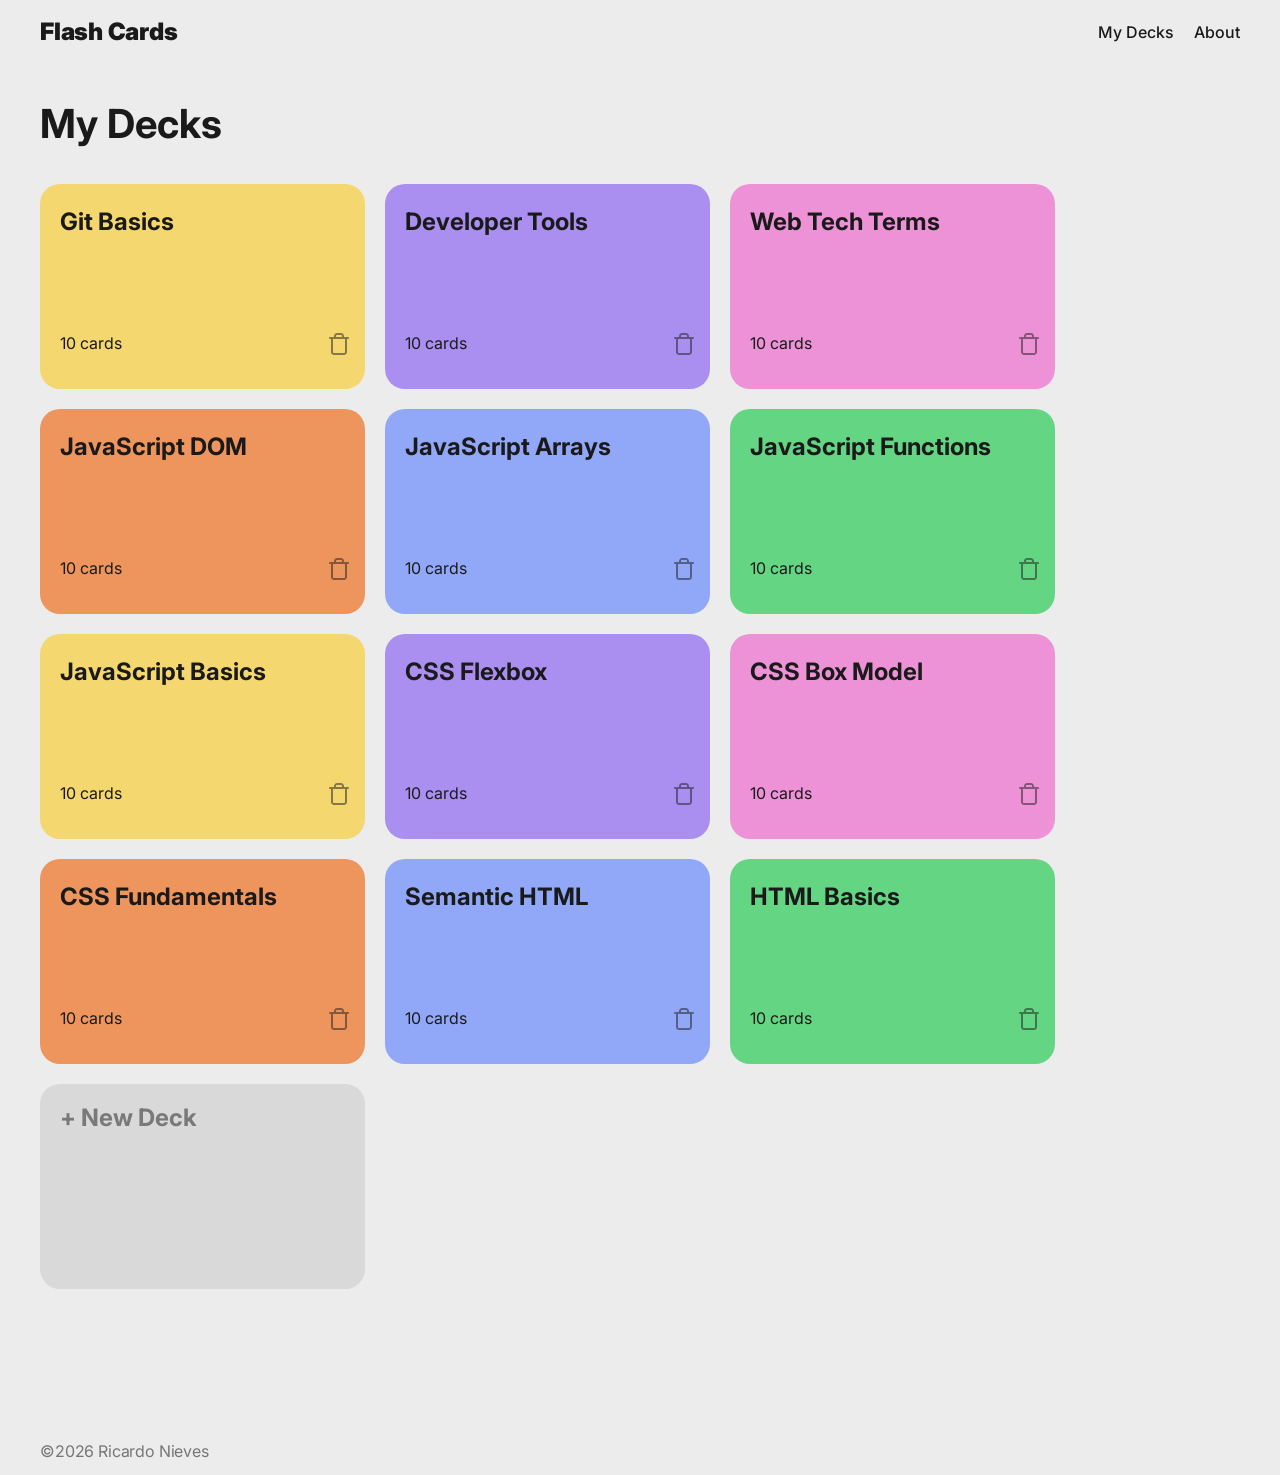
<file: index.html>
<!DOCTYPE html>
<html lang="en">
  <head>
    <meta charset="UTF-8" />
    <meta name="viewport" content="width=device-width, initial-scale=1.0" />
    <title>Coding in a Flash</title>
    <meta name="author" content="Ricardo Nieves" />
    <meta
      name="description"
      content="Coding in a Flash, is an app to help students master fundamental concepts."
    />
    <meta
      name="keywords"
      content="study aids, flashcards, learning materials, study notes, study cards, memory cards"
    />
    <link rel="icon" href="favicon.ico" type="image/x-icon" />
    <link rel="stylesheet" href="assets/vendor/normalize.css" />
    <link rel="stylesheet" href="assets/css/style.css" />
    <link
      href="https://fonts.googleapis.com/css2?family=Inter:wght@100..900&display=swap"
      rel="stylesheet"
    />
  </head>
  <body class="page">
    <header class="header">
      <h1 class="header__title">
        <a class="header__link" href="#home">Flash Cards</a>
      </h1>
      <nav class="nav">
        <ul class="nav__links">
          <li>
            <a class="nav__link" href="#home">My Decks</a>
          </li>
          <li>
            <a class="nav__link" href="#about">About</a>
          </li>
        </ul>
      </nav>
    </header>
    <main class="page__main-content">
      <section id="home" class="decks">
        <h2 class="decks__title">My Decks</h2>
        <div class="wrapping-row">
          <ul class="decks__list wrapping-row__display-contents"></ul>
          <template id="deck-template">
            <li class="deck deck_color_green">
              <a class="deck__link" href="#"></a>
              <h3 class="deck__title"></h3>
              <div class="deck__row">
                <p class="deck__count"></p>
                <button class="deck__delete-btn" type="button" aria-label="Delete this deck">
                 <img src="assets/images/delete.svg" alt="" />
                </button>
              </div>
            </li>
          </template>
          <button class="decks__new-decks-btn" type="button">+ New Deck</button>
        </div>
      </section>
      <section id="carousel" class="carousel">
        <h2 class="carousel__title">HTML Tags Deck &middot; 1/10</h2>
        <div class="carousel__card">
          <button class="carousel__btn carousel__btn_type_left carousel__btn_disabled" type="button" aria-label="Go to previous card in deck">
            <img src="assets/images/left.svg" alt=""/>
          </button>
          <p class="carousel__card-text">&lt;body&gt;&lt;/body&gt;</p>
          <button class="carousel__btn carousel__btn_type_right" type="button" aria-label="Go to next card in deck">
            <img src="assets/images/right.svg" alt=""/>
          </button>
          <button class="carousel__btn carousel__btn_type_flip" type="button" aria-label="Flip card in deck">
            <img src="assets/images/flip.svg" alt=""/>
          </button>
        </div>
      </section>
      <section id="about" class="hidden">
        <h2>About</h2>
      </section>
      <section id="not-found" class="view hidden">
        <h2>404 Not Found</h2>
        <p>The page you requested could not be found.</p>
      </section>
    </main>
    <footer class="footer">
      <p class="footer__text">&copy;2026 Ricardo Nieves</p>
    </footer>
    <script type="module" src="assets/js/index.js"></script>
  </body>
</html>
</file>
<file: assets/css/style.css>
.page {
    font-family: Inter, Arial, Helvetica, sans-serif;
    color: #1a1a1a;
    line-height: 1;
    background-color: #ececec;
    padding: 20px 40px 0px; 
    max-width: 1440px; 
    margin: 0 auto;
    display: flex; 
    flex-direction: column; 
    min-height: 100vh; 
    box-sizing: border-box; 
}

.page__main-content { 
    margin-top: 60px; 
    flex-grow: inherit;
    margin-bottom: 138px; 
}

.page__main-content_location_carousel {
    margin-top: 106px;
}

.header {
    display: flex;
    justify-content: space-between;
    align-items: center; 
}

.header__title {
    font-size: 24px; 
    display: flex; 
    list-style-type: none; 
    margin: 0; 
}

.header__link {
    font-weight: 900;
    font-size: 24px;
    letter-spacing: -0.24px; 
    text-decoration: none; 
    color: #1a1a1a; 
}

.header__link:hover {
    text-decoration: underline;
}

.nav {
    margin: 0; 
    padding: 0; 
}

.nav__links { 
    list-style-type: none; 
    display: flex;
    gap: 20px;
    margin: 0; 
}

.nav__link {
    font-weight: 500; 
    font-size: 16px; 
    text-decoration: none; 
    color: #1a1a1a; 
}

.nav__link:hover {
    text-decoration: underline;
}

.decks__title {
    font-weight: 700; 
    font-size: 40px;  
    margin-top: 0; 
    margin-bottom: 40px; 
}

.decks__list {
    list-style-type: none;
    margin: 0; 
    padding: 0; 
}

.decks__new-decks-btn {
    font-weight: 700; 
    font-size: 24px; 
    line-height: 1.2; 
    background-color: #D9D9D9; 
    padding: 20px; 
    display: flex; 
    border-radius: 20px; 
    border: none; 
    cursor: pointer; 
    color: #1a1a1a80; 
    max-width: 325px;
    width: 100%; 
    height: 205px;
}

.decks__new-decks-btn:hover {
    text-decoration: underline; 
    background-color: #c5c5c5;
    color: #1a1a1a;
}

.wrapping-row {
    display: flex; 
    flex-wrap: wrap; 
    gap: 20px;
}

.wrapping-row__display-contents {
    display: contents; 
}

.deck { 
    max-width: 325px;
    width: 100%; 
    height: 205px; 
    display: flex; 
    flex-direction: column; 
    justify-content: space-between;
    border-radius: 20px; 
    box-sizing: border-box; 
    position: relative; 
}

.deck__link {
    position: absolute; 
    inset: 0; 
    z-index: 1; 
}

.deck__title {
    font-size: 24px; 
    font-weight: 700; 
    line-height: 1.2; 
    padding-left: 20px;
}

.deck__row {
    display: flex; 
    justify-content: space-between;
    align-items: center; 
    padding: 20px; 
}

.deck__count {
    font-weight: 400; 
    font-size: 16px; 
    line-height: 1.2; 
}

.deck_color_green {
    background-color:#64D583;
}

.deck_color_blue {
    background-color:#91A8F9;
}

.deck_color_pink {
    background-color: #EE92D7;
}

.deck_color_purple {
    background-color: #AA8EF0;
}

.deck_color_orange {
    background-color: #EE955E;
}

.deck_color_yellow {
    background-color: #F5D770;
}

.deck__delete-btn {
    width: 24px; 
    height: 24px; 
    background-color: transparent; 
    border: transparent; 
    opacity: 50%; 
    cursor: pointer; 
    z-index: 2; 
}

.deck__delete-btn:hover {
    opacity: 100%; 
}

.carousel {
    display: flex; 
    flex-direction: column; 
    justify-content: center;
    align-items: center;
}

.carousel__title {
    font-weight: 500; 
    font-size: 14px; 
    color: #1a1a1a80; 
    padding-bottom: 32px; 
    text-align: center;
    margin: 0; 
}

.carousel__card {
    display: flex; 
    justify-content: center;
    align-items: center; 
    border-radius: 20px; 
    gap: 20px; 
    position: relative; 
}

.carousel__card-text {
    font-weight: 700; 
    font-size: 32px; 
    text-align: center; 
    width: 440px; 
    height: 300px; 
    border-radius: 20px;
    display: flex; 
    justify-content: center;
    align-items: center; 
}

.card__carousel_color_green {
    background-color:#64D583;
}

.card__carousel_color_blue {
    background-color:#91A8F9;
}

.card__carousel_color_pink {
    background-color: #EE92D7;
}

.card__carousel_color_purple {
    background-color: #AA8EF0;
}

.card__carousel_color_orange {
    background-color: #EE955E;
}

.card__carousel_color_yellow {
    background-color: #F5D770;
}

.carousel__card_color_white {
    background-color: #fff;
}

.carousel__btn {
    color: #1a1a1a; 
    opacity: 50%; 
    background-color: #fff; 
    width: 44px; 
    height: 44px; 
    border-radius: 8px; 
    border: none; 
    position: absolute; 
}

.carousel__btn_type_left {
  left: -70px; 
}

.carousel__btn_type_left::before {
  display: block; 
  width: 100%;
  height: 100%;
  background-position: center;
  opacity: 50%; 
}

.carousel__btn_type_right {
    right: -70px; 
}

.carousel__btn_type_right::before {
  display: block; 
  width: 100%;
  height: 100%;
  background-position: center;
  opacity: 50%; 
}

.carousel__btn:hover {
    opacity: 100%; 
    cursor: pointer; 
}

.carousel__btn_disabled {
    opacity: 20%;
}

.carousel__btn_disabled:hover {
    opacity: 20%; 
    cursor: default; 
}

.carousel__btn_type_flip {
    bottom: -64px; 
}

.footer__text {
    font-weight: 400; 
    font-size: 16px; 
    letter-spacing: -0.16px; 
    color: #00000080; 
}

.hidden {
    display: none;  
}
</file>
